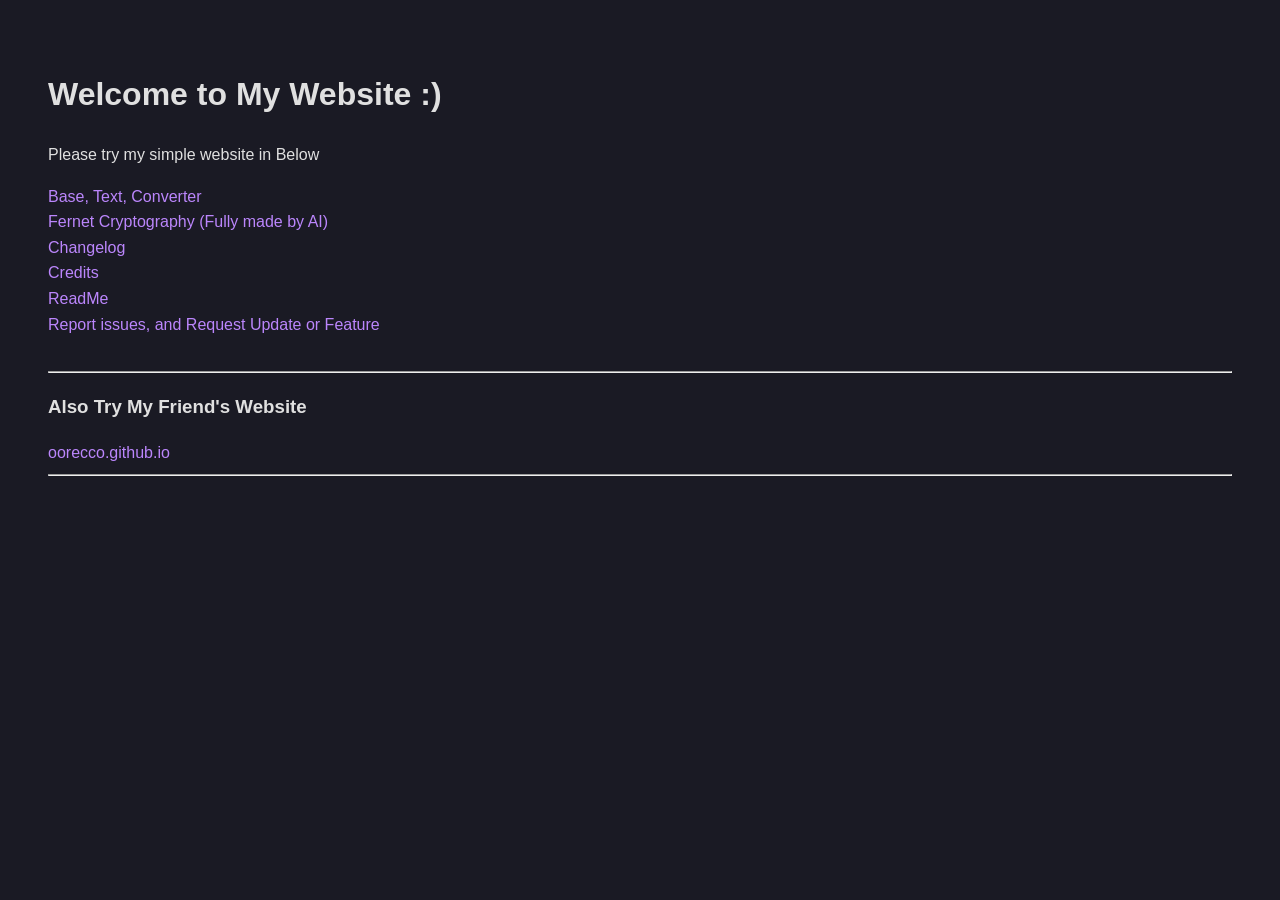
<file: index.html>
<!DOCTYPE html>
<html lang="id">
<head>
    <meta charset="UTF-8">
    <meta name="viewport" content="width=device-width, initial-scale=1.0">
    <title>Home Page</title>
    <link rel="stylesheet" href="assets/CSS/HomeStyle.css">
</head>
<body>
    <div class="container">
        <header>
            <h1>Welcome to My Website :)</h1>
            <p>Please try my simple website in Below</p>
        </header>

        <nav>
            <!-- Ganti href dengan URL tujuan Anda -->
            <a href="Convertion Tools/index.html">Base, Text, Converter</a>
            <br>
            <a href="Cryptography Tool/index.html">Fernet Cryptography (Fully made by AI)</a>
            <br>
            <a href="https://github.com/I-dont-KnowWho-I-am/Simple-Tools/blob/master/CHANGELOGS.md">Changelog</a>
            <br>
            <a href="https://github.com/I-dont-KnowWho-I-am/Simple-Tools/blob/master/CREDITS.md">Credits</a>
            <br>
            <a href="https://github.com/I-dont-KnowWho-I-am/Simple-Tools/blob/master/README.md">ReadMe</a>
            <br>
            <a href="https://github.com/I-dont-KnowWho-I-am/Simple-Tools/issues">Report issues, and Request Update or Feature</a>
        </nav>
        <br>
        <hr>
        <h3>Also Try My Friend's Website</h3>
        <a href="https://oorecco.github.io/" target="_blank">oorecco.github.io</a>
        <hr>
    </div>
</body>
</html>
</file>
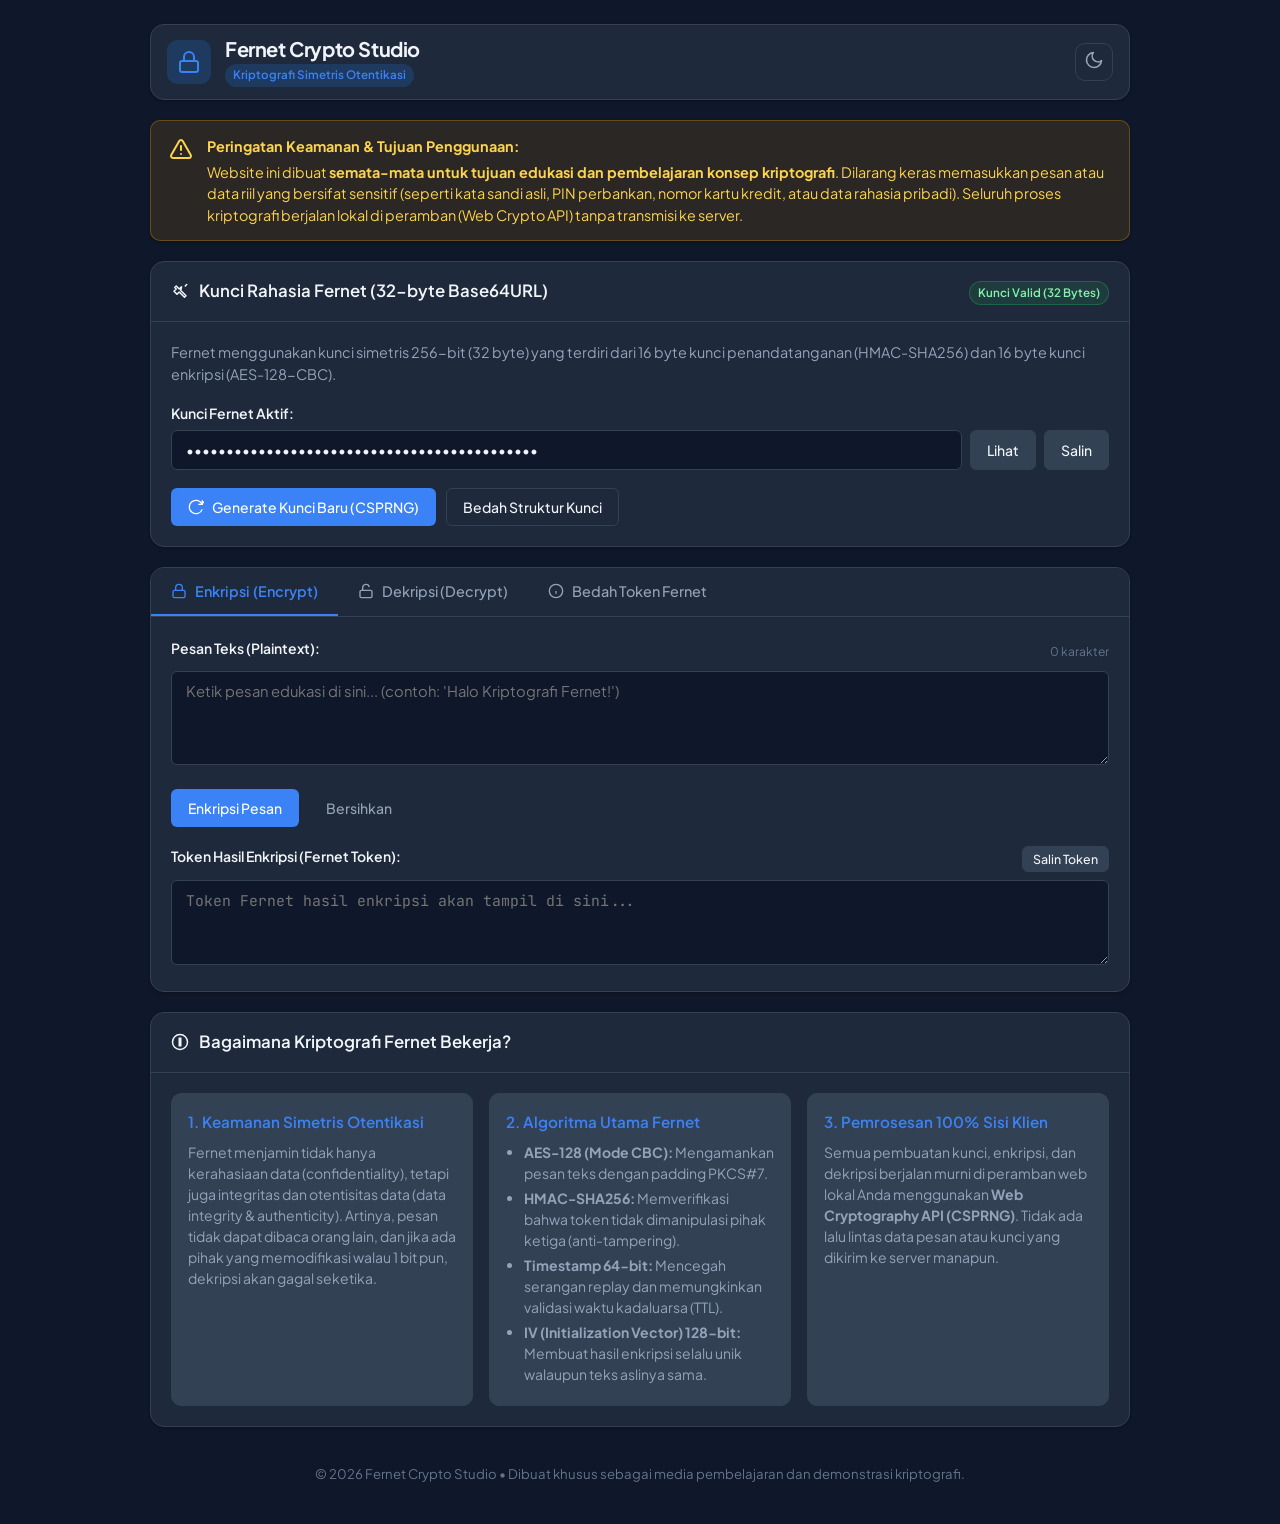
<file: Cryptography Tool/index.html>
<!DOCTYPE html>
<html lang="id" data-theme="dark">
<head>
    <meta charset="UTF-8">
    <meta name="viewport" content="width=device-width, initial-scale=1.0">
    <title>Fernet Cryptography Studio - Media Edukasi</title>
    <!-- Meta description -->
    <meta name="description" content="Aplikasi web interaktif untuk edukasi dan eksperimen kriptografi simetris spesifikasi Fernet (AES-128-CBC + HMAC-SHA256).">
    
    <!-- Link file CSS terpisah -->
    <link rel="stylesheet" href="../assets/CSS/CryptographyToolstyle.css">
    
    <!-- Google Fonts untuk tipografi yang rapi dan nyaman di mata -->
    <link rel="preconnect" href="https://fonts.googleapis.com">
    <link rel="preconnect" href="https://fonts.gstatic.com" crossorigin>
    <link href="https://fonts.googleapis.com/css2?family=JetBrains+Mono:wght@400;500;600&family=Plus+Jakarta+Sans:wght@400;500;600;700&display=swap" rel="stylesheet">
</head>
<body>
    <div class="app-container">
        <!-- HEADER -->
        <header class="app-header">
            <div class="brand">
                <div class="logo-icon" aria-hidden="true">
                    <svg width="24" height="24" viewBox="0 0 24 24" fill="none" stroke="currentColor" stroke-width="2" stroke-linecap="round" stroke-linejoin="round">
                        <rect x="3" y="11" width="18" height="11" rx="2" ry="2"></rect>
                        <path d="M7 11V7a5 5 0 0 1 10 0v4"></path>
                    </svg>
                </div>
                <div>
                    <h1>Fernet Crypto Studio</h1>
                    <span class="badge badge-subtle">Kriptografi Simetris Otentikasi</span>
                </div>
            </div>

            <div class="header-actions">
                <button id="themeToggleBtn" class="btn btn-icon" title="Ganti Tema (Terang / Gelap)" aria-label="Ganti Tema">
                    <!-- Icon Light Mode (Matahari) -->
                    <span class="theme-icon light-icon" aria-hidden="true">
                        <svg width="20" height="20" viewBox="0 0 24 24" fill="none" stroke="currentColor" stroke-width="2" stroke-linecap="round" stroke-linejoin="round">
                            <circle cx="12" cy="12" r="5"></circle>
                            <line x1="12" y1="1" x2="12" y2="3"></line>
                            <line x1="12" y1="21" x2="12" y2="23"></line>
                            <line x1="4.22" y1="4.22" x2="5.64" y2="5.64"></line>
                            <line x1="18.36" y1="18.36" x2="19.78" y2="19.78"></line>
                            <line x1="1" y1="12" x2="3" y2="12"></line>
                            <line x1="21" y1="12" x2="23" y2="12"></line>
                            <line x1="4.22" y1="19.78" x2="5.64" y2="18.36"></line>
                            <line x1="18.36" y1="5.64" x2="19.78" y2="4.22"></line>
                        </svg>
                    </span>
                    <!-- Icon Dark Mode (Bulan) -->
                    <span class="theme-icon dark-icon" aria-hidden="true">
                        <svg width="20" height="20" viewBox="0 0 24 24" fill="none" stroke="currentColor" stroke-width="2" stroke-linecap="round" stroke-linejoin="round">
                            <path d="M21 12.79A9 9 0 1 1 11.21 3 7 7 0 0 0 21 12.79z"></path>
                        </svg>
                    </span>
                </button>
            </div>
        </header>

        <!-- WARNING BANNER / PERINGATAN PENTING & EDUKASI -->
        <section class="banner-warning" role="alert">
            <div class="warning-icon" aria-hidden="true">
                <svg width="24" height="24" viewBox="0 0 24 24" fill="none" stroke="currentColor" stroke-width="2" stroke-linecap="round" stroke-linejoin="round">
                    <path d="m21.73 18-8-14a2 2 0 0 0-3.48 0l-8 14A2 2 0 0 0 4 21h16a2 2 0 0 0 1.73-3Z"></path>
                    <line x1="12" y1="9" x2="12" y2="13"></line>
                    <line x1="12" y1="17" x2="12.01" y2="17"></line>
                </svg>
            </div>
            <div class="warning-content">
                <strong>Peringatan Keamanan & Tujuan Penggunaan:</strong>
                <p>Website ini dibuat <strong>semata-mata untuk tujuan edukasi dan pembelajaran konsep kriptografi</strong>. Dilarang keras memasukkan pesan atau data riil yang bersifat sensitif (seperti kata sandi asli, PIN perbankan, nomor kartu kredit, atau data rahasia pribadi). Seluruh proses kriptografi berjalan lokal di peramban (Web Crypto API) tanpa transmisi ke server.</p>
            </div>
        </section>

        <main class="main-grid">
            <!-- SECTION 1: KEY MANAGEMENT & INSPECTION -->
            <section class="card key-section">
                <div class="card-header">
                    <div class="header-title">
                        <svg width="18" height="18" viewBox="0 0 24 24" fill="none" stroke="currentColor" stroke-width="2" stroke-linecap="round" stroke-linejoin="round"><path d="m21 2-2 2m-6 6 7 7-2 2-7-7-3 3-4-4 3-3-2-2 2-2 4 4 3-3Z"></path></svg>
                        <h2>Kunci Rahasia Fernet (32-byte Base64URL)</h2>
                    </div>
                    <div class="header-tags">
                        <span class="badge" id="keyStatusBadge">Kunci Belum Dibuat</span>
                    </div>
                </div>

                <div class="card-body">
                    <p class="section-desc">
                        Fernet menggunakan kunci simetris 256-bit (32 byte) yang terdiri dari 16 byte kunci penandatanganan (HMAC-SHA256) dan 16 byte kunci enkripsi (AES-128-CBC).
                    </p>

                    <div class="form-group">
                        <label for="fernetKeyInput">Kunci Fernet Aktif:</label>
                        <div class="input-with-actions">
                            <input type="password" id="fernetKeyInput" class="code-font" placeholder="Kunci Fernet 32-byte base64url..." autocomplete="off" spellcheck="false">
                            <button type="button" id="toggleKeyVisibilityBtn" class="btn btn-secondary" title="Tampilkan atau sembunyikan kunci">
                                Lihat
                            </button>
                            <button type="button" id="copyKeyBtn" class="btn btn-secondary" title="Salin kunci ke papan klip">
                                Salin
                            </button>
                        </div>
                    </div>

                    <div class="key-actions-row">
                        <button type="button" id="generateKeyBtn" class="btn btn-primary">
                            <svg width="16" height="16" viewBox="0 0 24 24" fill="none" stroke="currentColor" stroke-width="2"><path d="M21.5 2v6h-6M21.34 15.57a10 10 0 1 1-.57-8.38l5.67-5.19"/></svg>
                            Generate Kunci Baru (CSPRNG)
                        </button>
                        <button type="button" id="inspectKeyBtn" class="btn btn-outline">
                            Bedah Struktur Kunci
                        </button>
                    </div>

                    <!-- Panel Inspeksi Kunci Internal -->
                    <div id="keyInspectorPanel" class="inspector-panel hidden">
                        <h4>Struktur Internal Kunci (32 Bytes):</h4>
                        <div class="key-breakdown-grid">
                            <div class="sub-key-box">
                                <span class="sub-key-label">Signing Key (16 bytes - HMAC-SHA256):</span>
                                <code id="inspectSigningKey">-</code>
                                <span class="cell-desc">Digunakan untuk menghasilkan & memverifikasi integritas signature</span>
                            </div>
                            <div class="sub-key-box">
                                <span class="sub-key-label">Encryption Key (16 bytes - AES-128-CBC):</span>
                                <code id="inspectEncryptionKey">-</code>
                                <span class="cell-desc">Digunakan untuk mengenkripsi & mendekripsi payload data</span>
                            </div>
                        </div>
                    </div>
                </div>
            </section>

            <!-- SECTION 2: OPERASI KRIPTOGRAFI (ENKRIPSI / DEKRIPSI / BEDAH TOKEN) -->
            <section class="card operations-section">
                <div class="tabs-nav" role="tablist">
                    <button class="tab-btn active" id="tabEncryptBtn" data-target="encryptPanel" role="tab" aria-selected="true">
                        <svg width="16" height="16" viewBox="0 0 24 24" fill="none" stroke="currentColor" stroke-width="2"><rect x="3" y="11" width="18" height="11" rx="2" ry="2"></rect><path d="M7 11V7a5 5 0 0 1 10 0v4"></path></svg>
                        Enkripsi (Encrypt)
                    </button>
                    <button class="tab-btn" id="tabDecryptBtn" data-target="decryptPanel" role="tab" aria-selected="false">
                        <svg width="16" height="16" viewBox="0 0 24 24" fill="none" stroke="currentColor" stroke-width="2"><rect x="3" y="11" width="18" height="11" rx="2" ry="2"></rect><path d="M7 11V7a5 5 0 0 1 9.9-1"></path></svg>
                        Dekripsi (Decrypt)
                    </button>
                    <button class="tab-btn" id="tabInspectorBtn" data-target="tokenInspectorPanel" role="tab" aria-selected="false">
                        <svg width="16" height="16" viewBox="0 0 24 24" fill="none" stroke="currentColor" stroke-width="2"><circle cx="12" cy="12" r="10"></circle><line x1="12" y1="16" x2="12" y2="12"></line><line x1="12" y1="8" x2="12.01" y2="8"></line></svg>
                        Bedah Token Fernet
                    </button>
                </div>

                <div class="card-body">
                    <!-- 1. ENCRYPT PANEL -->
                    <div id="encryptPanel" class="tab-content active" role="tabpanel">
                        <div class="form-group">
                            <div class="label-row">
                                <label for="plaintextInput">Pesan Teks (Plaintext):</label>
                                <span class="char-count" id="plaintextCount">0 karakter</span>
                            </div>
                            <textarea id="plaintextInput" rows="4" placeholder="Ketik pesan edukasi di sini... (contoh: 'Halo Kriptografi Fernet!')"></textarea>
                            
                            <!-- Peringatan jika terdeteksi kata sandi / sensitif -->
                            <div id="sensitiveAlert" class="sensitive-alert" role="status">
                                <svg width="16" height="16" viewBox="0 0 24 24" fill="none" stroke="currentColor" stroke-width="2"><circle cx="12" cy="12" r="10"></circle><line x1="12" y1="8" x2="12" y2="12"></line><line x1="12" y1="16" x2="12.01" y2="16"></line></svg>
                                <span><strong>Peringatan Edukasi:</strong> Terdeteksi teks yang menyerupai kata sandi atau data sensitif. Harap hanya gunakan data contoh/dummy!</span>
                            </div>
                        </div>

                        <div class="actions-row">
                            <button type="button" id="doEncryptBtn" class="btn btn-primary">
                                Enkripsi Pesan
                            </button>
                            <button type="button" id="clearEncryptBtn" class="btn btn-ghost">
                                Bersihkan
                            </button>
                        </div>

                        <div class="form-group result-group" style="margin-top: 18px;">
                            <div class="label-row">
                                <label for="encryptedOutput">Token Hasil Enkripsi (Fernet Token):</label>
                                <button type="button" id="copyCiphertextBtn" class="btn btn-sm btn-secondary">Salin Token</button>
                            </div>
                            <textarea id="encryptedOutput" class="code-font" rows="3" readonly placeholder="Token Fernet hasil enkripsi akan tampil di sini..."></textarea>
                        </div>
                    </div>

                    <!-- 2. DECRYPT PANEL -->
                    <div id="decryptPanel" class="tab-content" role="tabpanel">
                        <div class="form-group">
                            <div class="label-row">
                                <label for="ciphertextInput">Token Fernet (Base64URL):</label>
                                <button type="button" id="pasteFromEncryptBtn" class="btn btn-sm btn-ghost">Gunakan Hasil Enkripsi</button>
                            </div>
                            <textarea id="ciphertextInput" class="code-font" rows="3" placeholder="Tempel token Fernet yang ingin didekripsi (diawali dengan gAAAAA...)"></textarea>
                        </div>

                        <div class="settings-row">
                            <label class="checkbox-container">
                                <input type="checkbox" id="enforceTTLCheckbox">
                                Batasi masa berlaku token (TTL / Max Age)
                            </label>
                            <div class="ttl-input-wrapper hidden" id="ttlWrapper">
                                <input type="number" id="ttlSecondsInput" min="1" max="86400" value="60">
                                <span class="unit">detik</span>
                            </div>
                        </div>

                        <div class="actions-row">
                            <button type="button" id="doDecryptBtn" class="btn btn-primary">
                                Dekripsi Token
                            </button>
                            <button type="button" id="clearDecryptBtn" class="btn btn-ghost">
                                Bersihkan
                            </button>
                        </div>

                        <div class="form-group result-group" style="margin-top: 18px;">
                            <div class="label-row">
                                <label for="decryptedOutput">Pesan Asli Hasil Dekripsi (Plaintext):</label>
                                <button type="button" id="copyPlaintextBtn" class="btn btn-sm btn-secondary">Salin Pesan</button>
                            </div>
                            <textarea id="decryptedOutput" rows="3" readonly placeholder="Pesan asli akan muncul jika verifikasi tanda tangan HMAC dan kunci valid..."></textarea>
                        </div>
                    </div>

                    <!-- 3. TOKEN INSPECTOR PANEL -->
                    <div id="tokenInspectorPanel" class="tab-content" role="tabpanel">
                        <p class="section-desc">
                            Fernet membungkus data dengan spesifikasi biner ketat: <code>Version (0x80) | Timestamp (8B) | IV (16B) | Ciphertext | HMAC (32B)</code>. Masukkan token untuk melihat anatomi struktur byte-nya:
                        </p>
                        
                        <div class="form-group">
                            <label for="inspectTokenInput">Masukkan Token Fernet untuk Dianalisis:</label>
                            <div class="input-with-actions">
                                <input type="text" id="inspectTokenInput" class="code-font" placeholder="gAAAAAB...">
                                <button type="button" id="runInspectTokenBtn" class="btn btn-secondary">Analisis Struktur</button>
                            </div>
                        </div>

                        <div id="tokenDissectionResult" class="dissection-box hidden">
                            <div class="token-anatomy-grid">
                                <div class="anatomy-cell">
                                    <span class="cell-title">Version (1 byte)</span>
                                    <code id="tokVersion">-</code>
                                    <span class="cell-desc">Wajib 0x80 (128 desimal)</span>
                                </div>
                                <div class="anatomy-cell">
                                    <span class="cell-title">Waktu Pembuatan (Timestamp)</span>
                                    <code id="tokTimestamp">-</code>
                                    <span class="cell-desc" id="tokTimeReadable">-</span>
                                </div>
                                <div class="anatomy-cell">
                                    <span class="cell-title">IV (16 bytes)</span>
                                    <code id="tokIV">-</code>
                                    <span class="cell-desc">Inisialisasi unik AES-CBC acak</span>
                                </div>
                                <div class="anatomy-cell">
                                    <span class="cell-title">Ciphertext (AES-128-CBC)</span>
                                    <code id="tokCipherLen">-</code>
                                    <span class="cell-desc">Data terenkripsi (PKCS#7 padded)</span>
                                </div>
                                <div class="anatomy-cell">
                                    <span class="cell-title">HMAC Signature (32 bytes)</span>
                                    <code id="tokHMAC">-</code>
                                    <span class="cell-desc">Pemeriksaan integritas SHA-256</span>
                                </div>
                            </div>
                        </div>
                    </div>
                </div>
            </section>

            <!-- SECTION 3: EDUKASI & PENJELASAN KRIPTOGRAFI -->
            <section class="card education-section">
                <div class="card-header">
                    <div class="header-title">
                        <svg width="18" height="18" viewBox="0 0 24 24" fill="none" stroke="currentColor" stroke-width="2"><path d="M12 2a10 10 0 1 0 10 10A10 10 0 0 0 12 2zm1 15h-2v-6h2zm0-8h-2V7h2z"/></svg>
                        <h2>Bagaimana Kriptografi Fernet Bekerja?</h2>
                    </div>
                </div>
                <div class="card-body">
                    <div class="edu-grid">
                        <div class="edu-item">
                            <h3>1. Keamanan Simetris Otentikasi</h3>
                            <p>Fernet menjamin tidak hanya kerahasiaan data (confidentiality), tetapi juga integritas dan otentisitas data (data integrity & authenticity). Artinya, pesan tidak dapat dibaca orang lain, dan jika ada pihak yang memodifikasi walau 1 bit pun, dekripsi akan gagal seketika.</p>
                        </div>
                        <div class="edu-item">
                            <h3>2. Algoritma Utama Fernet</h3>
                            <ul>
                                <li><strong>AES-128 (Mode CBC):</strong> Mengamankan pesan teks dengan padding PKCS#7.</li>
                                <li><strong>HMAC-SHA256:</strong> Memverifikasi bahwa token tidak dimanipulasi pihak ketiga (anti-tampering).</li>
                                <li><strong>Timestamp 64-bit:</strong> Mencegah serangan replay dan memungkinkan validasi waktu kadaluarsa (TTL).</li>
                                <li><strong>IV (Initialization Vector) 128-bit:</strong> Membuat hasil enkripsi selalu unik walaupun teks aslinya sama.</li>
                            </ul>
                        </div>
                        <div class="edu-item">
                            <h3>3. Pemrosesan 100% Sisi Klien</h3>
                            <p>Semua pembuatan kunci, enkripsi, dan dekripsi berjalan murni di peramban web lokal Anda menggunakan <strong>Web Cryptography API (CSPRNG)</strong>. Tidak ada lalu lintas data pesan atau kunci yang dikirim ke server manapun.</p>
                        </div>
                    </div>
                </div>
            </section>
        </main>

        <!-- NOTIFICATION TOAST -->
        <div id="toast" class="toast" role="status" aria-live="polite"></div>

        <!-- FOOTER -->
        <footer class="app-footer">
            <p>&copy; 2026 Fernet Crypto Studio &bull; Dibuat khusus sebagai media pembelajaran dan demonstrasi kriptografi.</p>
        </footer>
    </div>

    <!-- Script logika utama terpisah -->
    <script src="../assets/javascript/CryptographyToolmain.js"></script>
</body>
</html>
</file>
<file: assets/CSS/HomeStyle.css>
body {
    background-color: #1a1a24; /* Warna latar belakang gelap yang lembut (bukan hitam pekat) */
    color: #e0e0e0;            
    font-family: Arial, sans-serif;
    padding: 40px;
    line-height: 1.6;
}

a {
    color: #bb86fc;            
    text-decoration: none;
}

a:hover {
    text-decoration: underline;
    color: #daafec;
}
</file>
<file: assets/CSS/CryptographyToolstyle.css>
/* ==========================================================================
   Fernet Cryptography Studio - Style System
   Prinsip Desain: Simpel, tenang, nyaman di mata (eye-friendly), rapi & modular.
   WCAG AA compliant contrast ratio, soft dark mode, and warm light mode.
   ========================================================================== */

/* --------------------------------------------------------------------------
   1. CSS Custom Properties / Design Tokens
   -------------------------------------------------------------------------- */
:root {
    /* Font Families */
    --font-sans: 'Plus Jakarta Sans', system-ui, -apple-system, BlinkMacSystemFont, 'Segoe UI', Roboto, sans-serif;
    --font-mono: 'JetBrains Mono', 'Fira Code', Menlo, Consolas, Monaco, monospace;

    /* Light Theme (Default fallback) - Hangat, lembut, tidak putih menusuk */
    --bg-base: #f8fafc;
    --bg-surface: #ffffff;
    --bg-surface-elevated: #f1f5f9;
    --bg-input: #ffffff;
    
    --border-subtle: #e2e8f0;
    --border-focus: #3b82f6;

    --text-main: #1e293b;
    --text-muted: #64748b;
    --text-faint: #94a3b8;

    --primary: #2563eb;
    --primary-hover: #1d4ed8;
    --primary-contrast: #ffffff;
    --primary-faint: #eff6ff;

    --accent-warn-bg: #fffbeb;
    --accent-warn-border: #fde68a;
    --accent-warn-text: #92400e;

    --accent-danger-bg: #fef2f2;
    --accent-danger-border: #fecaca;
    --accent-danger-text: #991b1b;

    --accent-success-bg: #f0fdf4;
    --accent-success-border: #bbf7d0;
    --accent-success-text: #166534;

    --shadow-sm: 0 1px 3px rgba(0, 0, 0, 0.05);
    --shadow-md: 0 4px 6px -1px rgba(0, 0, 0, 0.07), 0 2px 4px -2px rgba(0, 0, 0, 0.05);

    --radius-sm: 6px;
    --radius-md: 10px;
    --radius-lg: 14px;
    
    --transition: all 0.2s ease-in-out;
}

[data-theme="dark"] {
    /* Dark Theme - Slate/Charcoal lembut, bukan #000 pekat */
    --bg-base: #0f172a;
    --bg-surface: #1e293b;
    --bg-surface-elevated: #334155;
    --bg-input: #0f172a;

    --border-subtle: #334155;
    --border-focus: #60a5fa;

    --text-main: #f1f5f9;
    --text-muted: #94a3b8;
    --text-faint: #64748b;

    --primary: #3b82f6;
    --primary-hover: #60a5fa;
    --primary-contrast: #ffffff;
    --primary-faint: #1e3a5f;

    --accent-warn-bg: rgba(245, 158, 11, 0.12);
    --accent-warn-border: rgba(245, 158, 11, 0.3);
    --accent-warn-text: #fcd34d;

    --accent-danger-bg: rgba(239, 68, 68, 0.12);
    --accent-danger-border: rgba(239, 68, 68, 0.3);
    --accent-danger-text: #fca5a5;

    --accent-success-bg: rgba(34, 197, 94, 0.12);
    --accent-success-border: rgba(34, 197, 94, 0.3);
    --accent-success-text: #86efac;

    --shadow-sm: 0 1px 3px rgba(0, 0, 0, 0.3);
    --shadow-md: 0 4px 8px rgba(0, 0, 0, 0.35);
}

/* --------------------------------------------------------------------------
   2. Base & Reset
   -------------------------------------------------------------------------- */
*, *::before, *::after {
    box-sizing: border-box;
    margin: 0;
    padding: 0;
}

body {
    font-family: var(--font-sans);
    background-color: var(--bg-base);
    color: var(--text-main);
    line-height: 1.6;
    font-size: 15px;
    -webkit-font-smoothing: antialiased;
    -moz-osx-font-smoothing: grayscale;
    transition: background-color 0.25s ease, color 0.25s ease;
    padding: 24px 16px;
    min-height: 100vh;
}

.code-font, code, pre {
    font-family: var(--font-mono);
}

/* --------------------------------------------------------------------------
   3. Layout Structure
   -------------------------------------------------------------------------- */
.app-container {
    max-width: 980px;
    margin: 0 auto;
    display: flex;
    flex-direction: column;
    gap: 20px;
}

/* Header */
.app-header {
    display: flex;
    justify-content: space-between;
    align-items: center;
    padding: 12px 16px;
    background: var(--bg-surface);
    border: 1px solid var(--border-subtle);
    border-radius: var(--radius-lg);
    box-shadow: var(--shadow-sm);
}

.brand {
    display: flex;
    align-items: center;
    gap: 14px;
}

.logo-icon {
    display: inline-flex;
    align-items: center;
    justify-content: center;
    width: 44px;
    height: 44px;
    border-radius: var(--radius-md);
    background: var(--primary-faint);
    color: var(--primary);
}

.brand h1 {
    font-size: 1.25rem;
    font-weight: 700;
    letter-spacing: -0.02em;
    line-height: 1.2;
}

.brand .badge {
    margin-top: 2px;
}

/* --------------------------------------------------------------------------
   4. Badges & Labels
   -------------------------------------------------------------------------- */
.badge {
    display: inline-block;
    padding: 2px 8px;
    font-size: 0.725rem;
    font-weight: 600;
    border-radius: 9999px;
    background: var(--bg-surface-elevated);
    color: var(--text-muted);
}

.badge-subtle {
    background: var(--primary-faint);
    color: var(--primary);
}

.badge-success {
    background: var(--accent-success-bg);
    color: var(--accent-success-text);
    border: 1px solid var(--accent-success-border);
}

.badge-warning {
    background: var(--accent-warn-bg);
    color: var(--accent-warn-text);
    border: 1px solid var(--accent-warn-border);
}

/* --------------------------------------------------------------------------
   5. Security Warning Banner
   -------------------------------------------------------------------------- */
.banner-warning {
    display: flex;
    gap: 14px;
    align-items: flex-start;
    padding: 14px 18px;
    background: var(--accent-warn-bg);
    border: 1px solid var(--accent-warn-border);
    border-radius: var(--radius-md);
    color: var(--accent-warn-text);
    font-size: 0.9rem;
    box-shadow: var(--shadow-sm);
}

.warning-icon {
    flex-shrink: 0;
    margin-top: 2px;
}

.warning-content p {
    margin-top: 4px;
    line-height: 1.5;
}

/* Live Sensitive Data Detected Alert inside form */
.sensitive-alert {
    display: none;
    margin-top: 8px;
    padding: 8px 12px;
    background: var(--accent-danger-bg);
    border: 1px solid var(--accent-danger-border);
    border-radius: var(--radius-sm);
    color: var(--accent-danger-text);
    font-size: 0.85rem;
}

.sensitive-alert.visible {
    display: flex;
    align-items: center;
    gap: 8px;
}

/* --------------------------------------------------------------------------
   6. Cards & Containers
   -------------------------------------------------------------------------- */
.main-grid {
    display: flex;
    flex-direction: column;
    gap: 20px;
}

.card {
    background: var(--bg-surface);
    border: 1px solid var(--border-subtle);
    border-radius: var(--radius-lg);
    box-shadow: var(--shadow-sm);
    overflow: hidden;
}

.card-header {
    display: flex;
    justify-content: space-between;
    align-items: center;
    padding: 16px 20px;
    border-bottom: 1px solid var(--border-subtle);
}

.header-title {
    display: flex;
    align-items: center;
    gap: 10px;
}

.header-title h2 {
    font-size: 1.05rem;
    font-weight: 600;
}

.card-body {
    padding: 20px;
}

.section-desc {
    font-size: 0.9rem;
    color: var(--text-muted);
    margin-bottom: 16px;
    line-height: 1.5;
}

/* --------------------------------------------------------------------------
   7. Form Inputs & Groups
   -------------------------------------------------------------------------- */
.form-group {
    margin-bottom: 18px;
}

.form-group:last-child {
    margin-bottom: 0;
}

.label-row {
    display: flex;
    justify-content: space-between;
    align-items: center;
    margin-bottom: 6px;
}

label {
    display: block;
    font-size: 0.875rem;
    font-weight: 600;
    color: var(--text-main);
    margin-bottom: 6px;
}

.char-count {
    font-size: 0.75rem;
    color: var(--text-faint);
}

input[type="text"],
input[type="password"],
input[type="number"],
textarea {
    width: 100%;
    background: var(--bg-input);
    border: 1px solid var(--border-subtle);
    color: var(--text-main);
    border-radius: var(--radius-sm);
    padding: 10px 14px;
    font-size: 0.925rem;
    font-family: inherit;
    transition: var(--transition);
    outline: none;
}

input:focus,
textarea:focus {
    border-color: var(--border-focus);
    box-shadow: 0 0 0 3px rgba(59, 130, 246, 0.15);
}

textarea {
    resize: vertical;
    min-height: 85px;
}

.input-with-actions {
    display: flex;
    gap: 8px;
}

.input-with-actions input {
    flex: 1;
}

/* --------------------------------------------------------------------------
   8. Buttons & Actions
   -------------------------------------------------------------------------- */
.btn {
    display: inline-flex;
    align-items: center;
    justify-content: center;
    gap: 8px;
    font-family: inherit;
    font-size: 0.875rem;
    font-weight: 500;
    padding: 9px 16px;
    border-radius: var(--radius-sm);
    cursor: pointer;
    border: 1px solid transparent;
    transition: var(--transition);
    white-space: nowrap;
    text-decoration: none;
}

.btn:active {
    transform: scale(0.98);
}

.btn-primary {
    background: var(--primary);
    color: var(--primary-contrast);
}

.btn-primary:hover {
    background: var(--primary-hover);
}

.btn-secondary {
    background: var(--bg-surface-elevated);
    color: var(--text-main);
    border-color: var(--border-subtle);
}

.btn-secondary:hover {
    background: var(--border-subtle);
}

.btn-outline {
    background: transparent;
    color: var(--text-main);
    border-color: var(--border-subtle);
}

.btn-outline:hover {
    background: var(--bg-surface-elevated);
}

.btn-ghost {
    background: transparent;
    color: var(--text-muted);
}

.btn-ghost:hover {
    background: var(--bg-surface-elevated);
    color: var(--text-main);
}

.btn-sm {
    padding: 4px 10px;
    font-size: 0.775rem;
}

.btn-icon {
    width: 38px;
    height: 38px;
    padding: 0;
    border-radius: var(--radius-md);
    background: transparent;
    border: 1px solid var(--border-subtle);
    color: var(--text-muted);
}

.btn-icon:hover {
    color: var(--text-main);
    background: var(--bg-surface-elevated);
}

.key-actions-row,
.actions-row {
    display: flex;
    gap: 10px;
    margin-top: 12px;
    align-items: center;
    flex-wrap: wrap;
}

.settings-row {
    display: flex;
    align-items: center;
    gap: 16px;
    margin: 12px 0 16px 0;
}

.ttl-input-wrapper {
    display: inline-flex;
    align-items: center;
    gap: 6px;
}

.ttl-input-wrapper .unit {
    font-size: 0.85rem;
    color: var(--text-muted);
}

.checkbox-container {
    display: inline-flex;
    align-items: center;
    gap: 8px;
    cursor: pointer;
    font-size: 0.875rem;
    user-select: none;
    color: var(--text-muted);
}

/* --------------------------------------------------------------------------
   9. Tabs Navigation
   -------------------------------------------------------------------------- */
.tabs-nav {
    display: flex;
    border-bottom: 1px solid var(--border-subtle);
    background: var(--bg-surface);
    overflow-x: auto;
}

.tab-btn {
    display: inline-flex;
    align-items: center;
    gap: 8px;
    padding: 14px 20px;
    font-family: inherit;
    font-size: 0.9rem;
    font-weight: 500;
    color: var(--text-muted);
    background: transparent;
    border: none;
    border-bottom: 2px solid transparent;
    cursor: pointer;
    transition: var(--transition);
    white-space: nowrap;
}

.tab-btn:hover {
    color: var(--text-main);
    background: var(--bg-surface-elevated);
}

.tab-btn.active {
    color: var(--primary);
    border-bottom-color: var(--primary);
    background: transparent;
    font-weight: 600;
}

.tab-content {
    display: none;
}

.tab-content.active {
    display: block;
    animation: fadeIn 0.15s ease-in-out;
}

@keyframes fadeIn {
    from { opacity: 0; transform: translateY(3px); }
    to { opacity: 1; transform: translateY(0); }
}

/* --------------------------------------------------------------------------
   10. Inspector Panels & Breakdown Grids
   -------------------------------------------------------------------------- */
.inspector-panel {
    margin-top: 16px;
    padding: 16px;
    background: var(--bg-surface-elevated);
    border-radius: var(--radius-md);
    border: 1px solid var(--border-subtle);
}

.inspector-panel h4 {
    font-size: 0.875rem;
    margin-bottom: 12px;
    color: var(--text-main);
}

.key-breakdown-grid,
.token-anatomy-grid {
    display: grid;
    grid-template-columns: repeat(auto-fit, minmax(220px, 1fr));
    gap: 12px;
}

.sub-key-box,
.anatomy-cell {
    background: var(--bg-surface);
    border: 1px solid var(--border-subtle);
    border-radius: var(--radius-sm);
    padding: 10px 12px;
    display: flex;
    flex-direction: column;
    gap: 4px;
}

.sub-key-label,
.cell-title {
    font-size: 0.775rem;
    font-weight: 600;
    color: var(--text-muted);
    text-transform: uppercase;
    letter-spacing: 0.03em;
}

.cell-desc {
    font-size: 0.75rem;
    color: var(--text-faint);
}

.anatomy-cell code,
.sub-key-box code {
    font-size: 0.85rem;
    word-break: break-all;
    color: var(--primary);
    background: var(--bg-surface-elevated);
    padding: 4px 6px;
    border-radius: 4px;
    margin: 4px 0;
}

.dissection-box {
    margin-top: 16px;
}

/* --------------------------------------------------------------------------
   11. Education Section
   -------------------------------------------------------------------------- */
.edu-grid {
    display: grid;
    grid-template-columns: repeat(auto-fit, minmax(280px, 1fr));
    gap: 16px;
}

.edu-item {
    background: var(--bg-surface-elevated);
    border: 1px solid var(--border-subtle);
    border-radius: var(--radius-md);
    padding: 16px;
}

.edu-item h3 {
    font-size: 0.95rem;
    font-weight: 600;
    margin-bottom: 8px;
    color: var(--primary);
}

.edu-item p,
.edu-item li {
    font-size: 0.875rem;
    color: var(--text-muted);
    line-height: 1.5;
}

.edu-item ul {
    padding-left: 18px;
    margin-top: 6px;
}

.edu-item li {
    margin-bottom: 4px;
}

/* --------------------------------------------------------------------------
   12. Toast Notification
   -------------------------------------------------------------------------- */
.toast {
    position: fixed;
    bottom: 24px;
    right: 24px;
    padding: 12px 20px;
    background: var(--bg-surface);
    color: var(--text-main);
    border: 1px solid var(--border-subtle);
    border-radius: var(--radius-md);
    box-shadow: var(--shadow-md);
    font-size: 0.875rem;
    font-weight: 500;
    transform: translateY(100px);
    opacity: 0;
    pointer-events: none;
    transition: transform 0.25s cubic-bezier(0.16, 1, 0.3, 1), opacity 0.25s ease;
    z-index: 1000;
}

.toast.show {
    transform: translateY(0);
    opacity: 1;
    pointer-events: auto;
}

.toast.toast-error {
    border-color: var(--accent-danger-border);
    background: var(--accent-danger-bg);
    color: var(--accent-danger-text);
}

.toast.toast-success {
    border-color: var(--accent-success-border);
    background: var(--accent-success-bg);
    color: var(--accent-success-text);
}

/* --------------------------------------------------------------------------
   13. Footer
   -------------------------------------------------------------------------- */
.app-footer {
    text-align: center;
    padding: 16px;
    font-size: 0.825rem;
    color: var(--text-faint);
}

/* Utility Helpers */
.hidden {
    display: none !important;
}

/* Theme Toggle Icons */
[data-theme="dark"] .dark-icon {
    display: block;
}
[data-theme="dark"] .light-icon {
    display: none;
}
[data-theme="light"] .dark-icon {
    display: none;
}
[data-theme="light"] .light-icon {
    display: block;
}

/* Responsive queries */
@media (max-width: 640px) {
    body {
        padding: 12px 8px;
    }

    .app-header {
        flex-direction: column;
        align-items: flex-start;
        gap: 12px;
    }

    .header-actions {
        align-self: flex-end;
    }

    .input-with-actions {
        flex-direction: column;
    }

    .key-actions-row,
    .actions-row {
        flex-direction: column;
        align-items: stretch;
    }

    .btn {
        width: 100%;
    }

    .btn-icon {
        width: 38px;
    }
}
</file>
